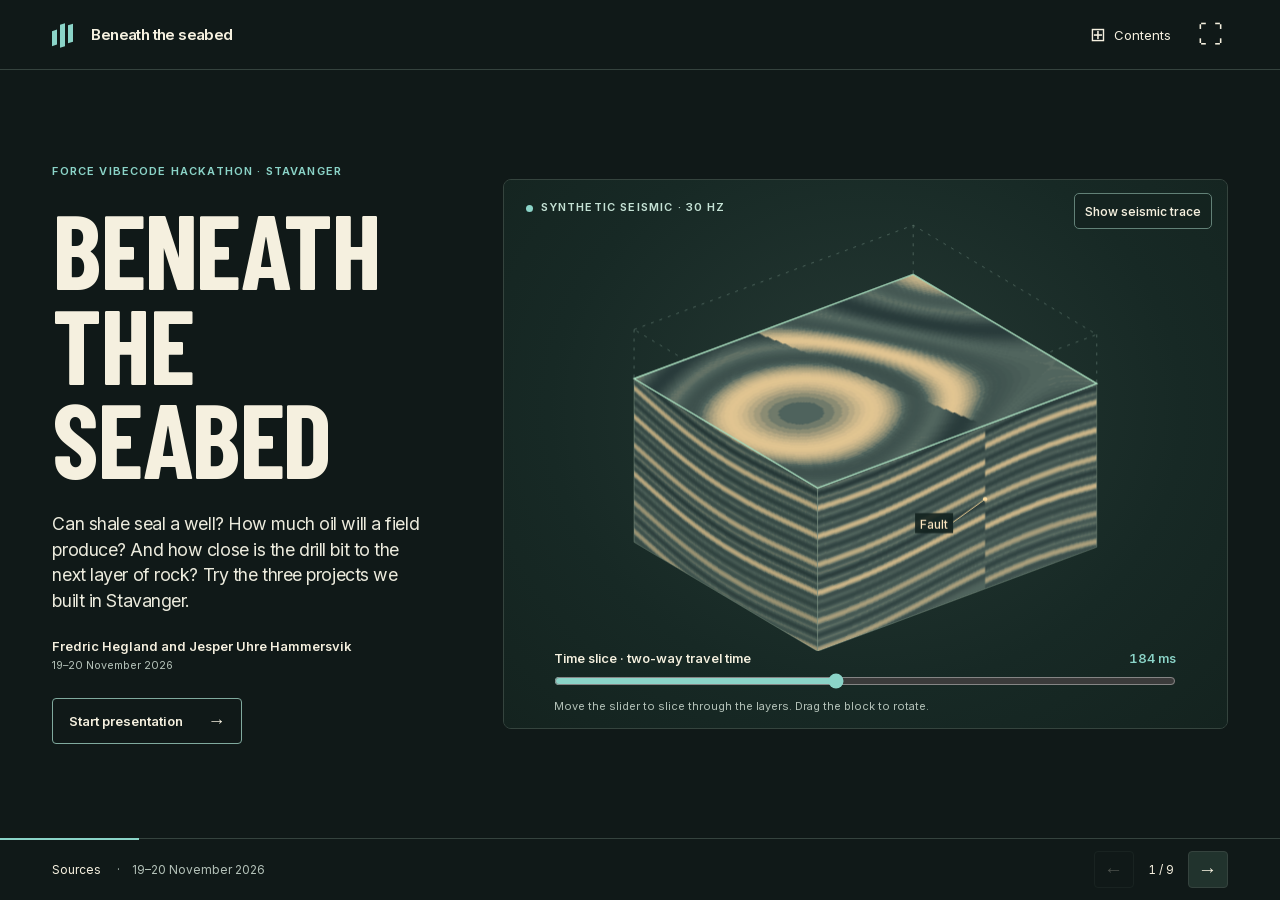
<file: index.html>
<!doctype html>
<html lang="en-GB"><head><meta charset="utf-8"><meta name="viewport" content="width=device-width,initial-scale=1,viewport-fit=cover"><meta name="theme-color" content="#101a19"><title>Beneath the seabed · FORCE VibeCode Hackathon</title><meta name="description" content="Explore a creeping shale sample, early oil reserve estimates and geosteering with Fredric Hegland and Jesper Uhre Hammersvik at the FORCE VibeCode Hackathon in Stavanger."><link rel="canonical" href="https://jeham3408.github.io/under-havbunnen/"><meta property="og:title" content="Beneath the seabed | FORCE VibeCode Hackathon"><meta property="og:description" content="What can we learn from a well? Try three interactive geoscience projects from Stavanger."><meta property="og:image" content="https://jeham3408.github.io/under-havbunnen/media/stavanger.jpg"><meta property="og:image:alt" content="Fredric and Jesper at the FORCE hackathon in Stavanger."><meta property="og:url" content="https://jeham3408.github.io/under-havbunnen/"><meta property="og:type" content="website"><link rel="icon" href="data:,"><link rel="stylesheet" href="deck.css?v=1b5a909166"></head>
<body><a href="#title" class="skip">Skip to the slide</a>
<header><button id="word" class="word" aria-label="Back to the first slide"><span class="mark" aria-hidden="true"><i></i><i></i><i></i></span> Beneath the seabed</button><div class="headtools"><button id="menu" aria-haspopup="dialog" aria-label="Open contents"><span class="gridico" aria-hidden="true">⊞</span> Contents</button><button id="fs" aria-label="Full screen" title="Full screen (F)">⛶</button></div></header>
<main id="main"><article><div><p id="kicker"></p><h1 id="title" tabindex="-1">Beneath the seabed</h1><p id="lead"></p><p id="detail"></p><a id="projectLink" target="_blank" rel="noopener" hidden></a><div id="signature"></div><button class="start" id="start">Start presentation <b aria-hidden="true">→</b></button></div></article>
<section class="stage" aria-label="Figure and controls">
<div id="hero"><div class="modeltag"><span class="pin"></span>Synthetic seismic · 30 Hz</div><button type="button" id="trace-toggle" aria-controls="trace-panel" aria-pressed="false">Show seismic trace</button><canvas id="rock" aria-label="Rotate the 3D seismic model. With the figure focused, use the arrow keys to rotate." tabindex="0"></canvas><div id="trace-panel" hidden><h2>One trace through the centre</h2><p>Each change in acoustic impedance reflects part of the pulse. The reflected pulses add together to form the trace.</p><svg id="centre-trace" role="img" aria-label="Reflection coefficients and calculated seismic amplitudes at the centre of the synthetic block"></svg><span id="trace-reading"></span></div><div id="slicePanel"><div class="sliderlabel"><label for="slice">Time slice · two-way travel time</label><output for="slice" id="sliceValue">184 ms</output></div><input type="range" id="slice" min="80" max="310" value="184" step="1"><p id="slice-help">Move the slider to slice through the layers. Drag the block to rotate.</p></div></div>
<div id="embedded" hidden></div><div id="loading" role="status" hidden>Loading model …</div><figure id="credits" hidden><img alt="Fredric and Jesper at their table in front of the seismic display in Stavanger." src="media/stavanger.jpg"><figcaption>Our table in Stavanger. Photo from <a href="https://www.linkedin.com/feed/update/urn:li:activity:7530928332482232320/" target="_blank" rel="noopener">FORCE’s post ↗</a></figcaption></figure>
</section></main>
<footer><div class="rail" id="rail" aria-hidden="true"></div><button class="textbutton" id="refs" aria-haspopup="dialog">Sources</button><span class="footerlabel" id="footerlabel"></span><nav aria-label="Slides"><button id="prev" aria-label="Previous slide">←</button><span id="number"></span><button id="next" aria-label="Next slide">→</button></nav></footer>
<dialog id="dialog"><div class="dialogtop"><h2 id="dialogtitle"></h2><button id="close" aria-label="Close">×</button></div><div id="dialogbody"></div></dialog><p class="sr" id="announcement" aria-live="polite"></p>
<script defer src="hero.js?v=b5ae75963d"></script><script defer src="deck.js?v=d0b76d6f78"></script></body></html>
</file>
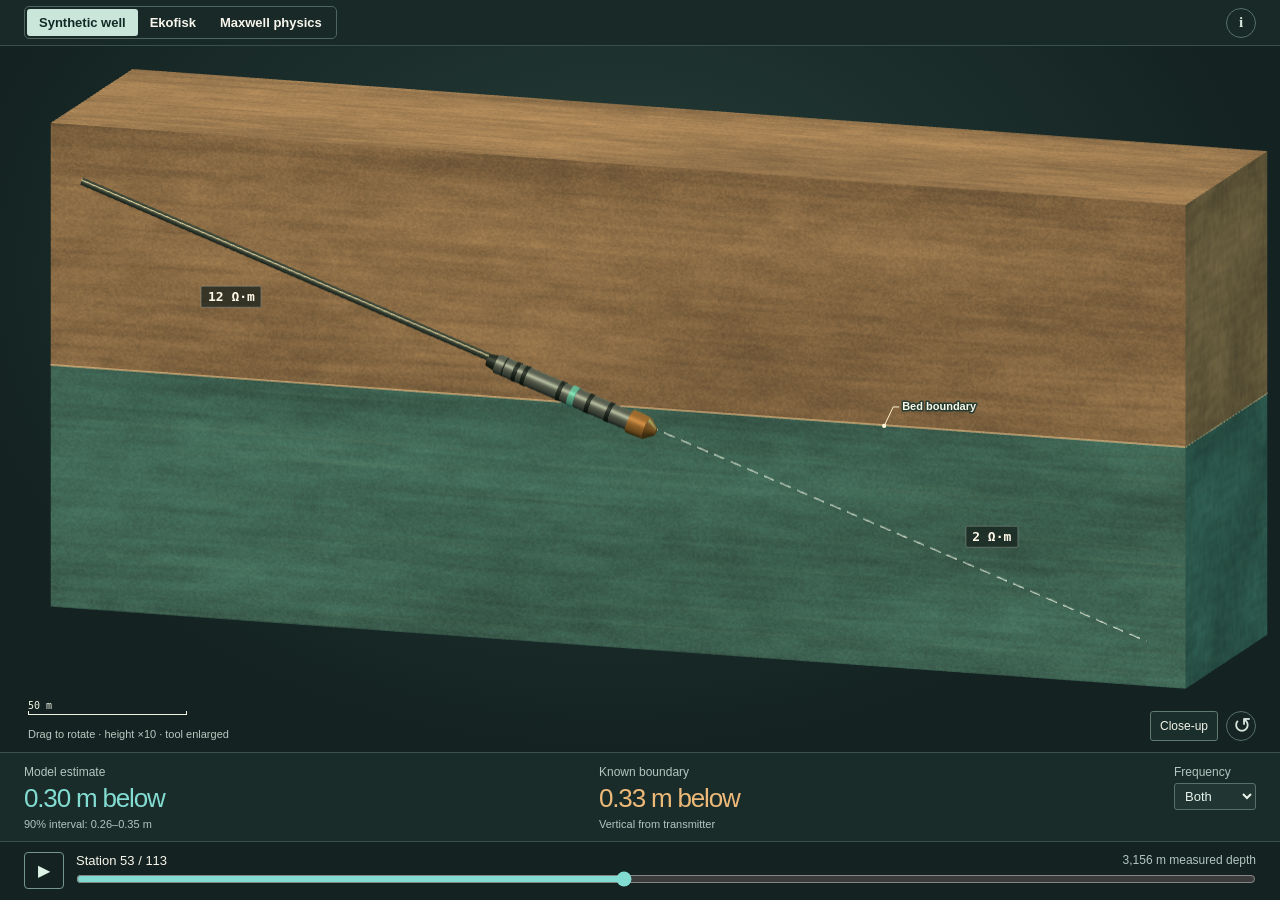
<file: boring/index.html>
<!doctype html>
<html lang="en-GB">
<head><meta charset="utf-8"><meta name="viewport" content="width=device-width,initial-scale=1"><meta name="color-scheme" content="dark"><title>Geosteering · Maxwell physics, synthetic well and Ekofisk</title><link rel="stylesheet" href="scene.css?v=207746112f">
<script defer src="data.js?v=b43dae0e91"></script><script defer src="engine.js?v=9ba4e9e0df"></script><script defer src="scene.js?v=ebd08b0731"></script><script defer src="maxwell.js?v=1de4cbe424"></script><script type="module" src="volume.js?v=75a1f5ec26"></script></head>
<body>
<main id="stage">
<header class="top">
  <div class="switch" role="group" aria-label="Data source"><button type="button" id="to-model" aria-pressed="true">Synthetic well</button><button type="button" id="to-field" aria-pressed="false">Ekofisk</button><button type="button" id="to-physics" aria-pressed="false">Maxwell physics</button></div>
  <button id="info" type="button" aria-label="About the method" title="About the method">i</button>
</header>
<section id="model" aria-label="Synthetic electromagnetic geosteering">
  <div class="volume" id="volume"><canvas id="bore-canvas" tabindex="0" role="img" aria-label="Rotatable cutaway showing the logging tool and two rock layers. Use the arrow keys to rotate the model."></canvas>
    <svg id="leaders" aria-hidden="true"><g id="leader-bed"><path/><circle r="2.1"/><text>Bed boundary</text></g><g id="leader-tx"><path/><circle r="2.1"/><text>Transmitter</text></g></svg>
    <span id="layer-upper" class="callout">12 Ω·m</span><span id="layer-lower" class="callout">2 Ω·m</span>
    <div class="ruler" aria-hidden="true"><span id="ruler-value">50 m</span><i id="ruler-line"></i></div>
    <div class="scale-note">Drag to rotate · height ×10 · tool enlarged</div>
    <button type="button" id="detail" aria-pressed="false">Close-up</button>
    <button type="button" class="reset" id="reset" aria-label="Reset the view" title="Reset the view">↺</button>
  </div>
  <div class="result-row" aria-label="Vertical distance from the transmitter to the bed boundary">
    <div><span>Model estimate</span><strong id="estimate">…</strong><small id="interval"></small></div>
    <div><span>Known boundary</span><strong id="truth">…</strong><small>Vertical from transmitter</small></div>
    <label class="frequency"><span>Frequency</span><select id="frequency" aria-label="Frequencies used in the inversion"><option value="both">Both</option><option value="400">400 kHz</option><option value="2000">2 MHz</option></select></label>
  </div>
  <div class="transport">
    <button id="play" type="button" aria-label="Advance along the well" title="Advance along the well">▶</button>
    <div class="rail"><label for="station"><b id="position">Station 53 / 113</b><span id="md"></span></label><input type="range" min="1" max="113" step="1" value="53" id="station" aria-label="Station along the well"></div>
  </div>
</section>
<section id="field" hidden aria-label="Blind test on well Z-26">
  <div class="field-heading"><div><span class="label">Z-26 · 18,274 ft measured depth</span><h2>What was the 32″ reading?</h2></div><span class="unit">2 MHz · phase</span></div>
  <div class="field-chart"><svg id="plot" role="img" aria-label="Apparent resistivity on the 16-, 32- and 48-inch channels"></svg></div>
  <div id="field-legend"><span><i class="dot"></i> Field reading</span><span><i class="diamond"></i> Physics model</span><span><i class="ring"></i> Neighbour estimate</span></div>
  <div class="field-controls"><div class="choice-title" id="prompt">Which estimate is closer to the field reading?</div>
   <div id="choices"><button type="button" data-pick="physics">Physics model <b>6.70</b></button><button type="button" data-pick="neighbour">Neighbour estimate <b>6.36</b></button></div>
   <div id="answer" hidden><p id="answer-text" role="status"></p><button type="button" id="again">Try again</button></div>
  </div>
</section>
<section id="physics" hidden aria-label="Maxwell electromagnetic tool response">
  <div class="em-mode" role="group" aria-label="Formation model"><button type="button" id="em-layered" aria-pressed="true">Two-bed solver</button><button type="button" id="em-uniform" aria-pressed="false">Uniform-rock signal</button></div>
  <div id="em-instrument"><svg id="em-figure" role="img" aria-label="Modelled tool response"></svg></div>
  <div class="em-outputs"><div><span>Receiver phase lag</span><strong id="em-phase-value">…</strong></div><div><span>Formation loss</span><strong id="em-loss-value">…</strong></div><div class="em-read-note" id="em-read-note"></div></div>
  <div class="em-controls"><label>Frequency<select id="em-frequency"><option value="400000">400 kHz</option><option value="2000000" selected>2 MHz</option></select></label><label>Receiver pair<select id="em-pair"><option value="0">Short</option><option value="1" selected>Long</option></select></label><label id="em-rockpair-label">Upper / lower<select id="em-rockpair" aria-label="Upper and lower resistivity in ohm metres"><option value="12,2">12 / 2 Ω·m</option><option value="2,12">2 / 12 Ω·m</option><option value="8,3">8 / 3 Ω·m</option><option value="16,1.5">16 / 1.5 Ω·m</option><option value="12,12">12 / 12 Ω·m</option></select></label><label id="em-rho-label" hidden>Resistivity<select id="em-rho"><option value="1.5">1.5 Ω·m</option><option value="2" selected>2 Ω·m</option><option value="6">6 Ω·m</option><option value="12">12 Ω·m</option><option value="30">30 Ω·m</option></select></label></div>
  <div id="em-depth-row" class="em-slider"><label for="em-distance">Move the boundary <strong id="em-distance-label"></strong></label><input id="em-distance" type="range" min="-80" max="80" step="1" value="3" aria-label="Signed vertical distance from transmitter to boundary"></div>
  <div id="em-time-row" class="em-slider em-time-row" hidden><button id="em-run" type="button" aria-label="Play one slowed wave cycle repeatedly">▶</button><div><label for="em-time">Scrub one cycle <strong id="em-time-label"></strong></label><input id="em-time" type="range" min="0" max="360" step="1" value="0" aria-label="Source phase in the slowed cycle"></div></div>
</section>
<dialog id="notes"><div class="notes-title"><h2>How it works</h2><button id="close" type="button" aria-label="Close">×</button></div><div id="method-copy"></div></dialog>
</main>
<script defer src="../bridge.js?v=dfca4fa114"></script></body></html>
</file>
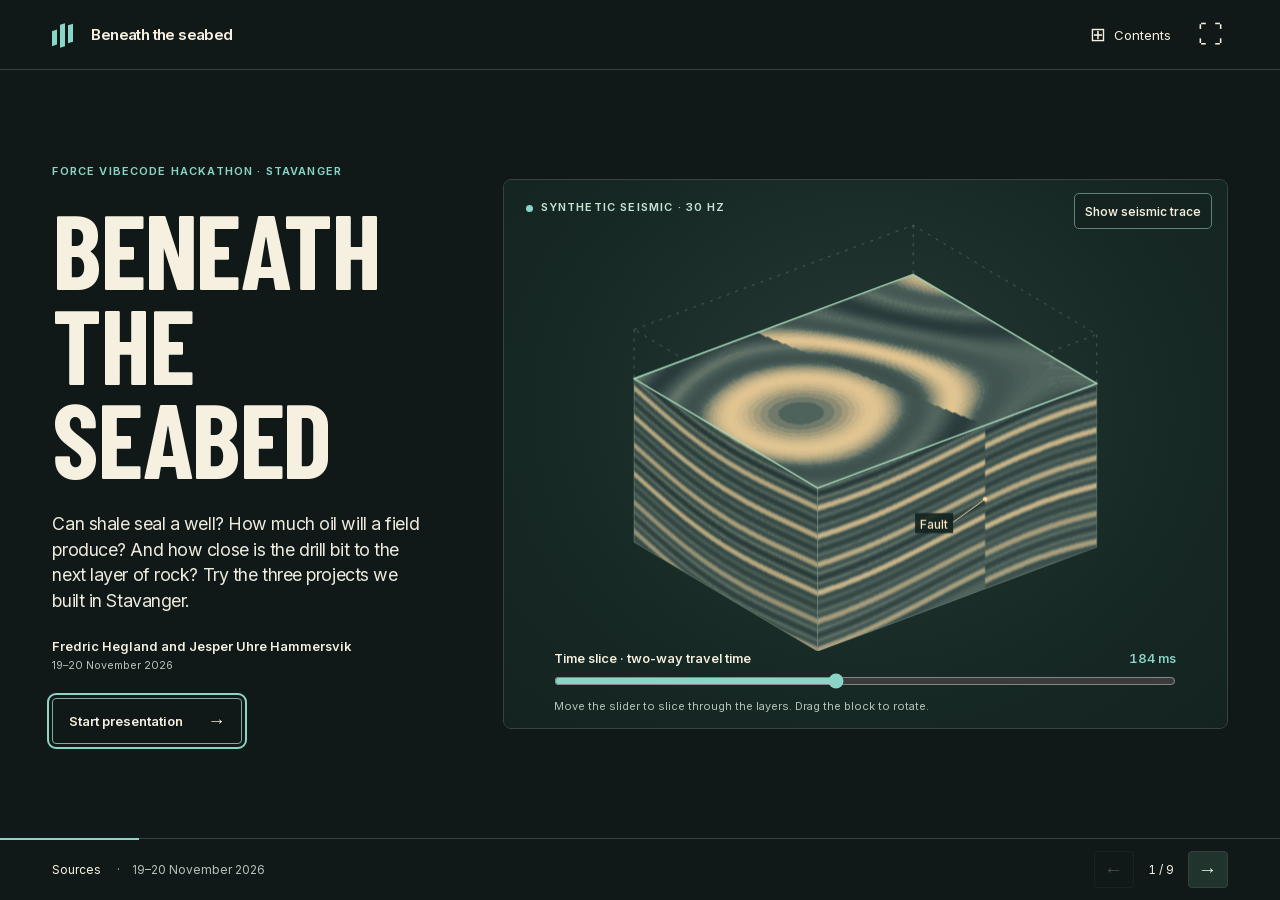
<file: foredrag/index.html>
<!doctype html><html lang="en-GB"><meta charset="utf-8"><meta name="viewport" content="width=device-width,initial-scale=1"><title>Beneath the seabed</title><a href="../">Open the presentation</a><script>const chapters=['leire','fram','fram','fram','reserveanslag','reserveanslag','tartan','tartan','geostyring','ekofisk','ekofisk','ekofisk'];const n=Number(location.hash.slice(1));location.replace('../#'+(chapters[n-1]||'start'));</script></html>
</file>
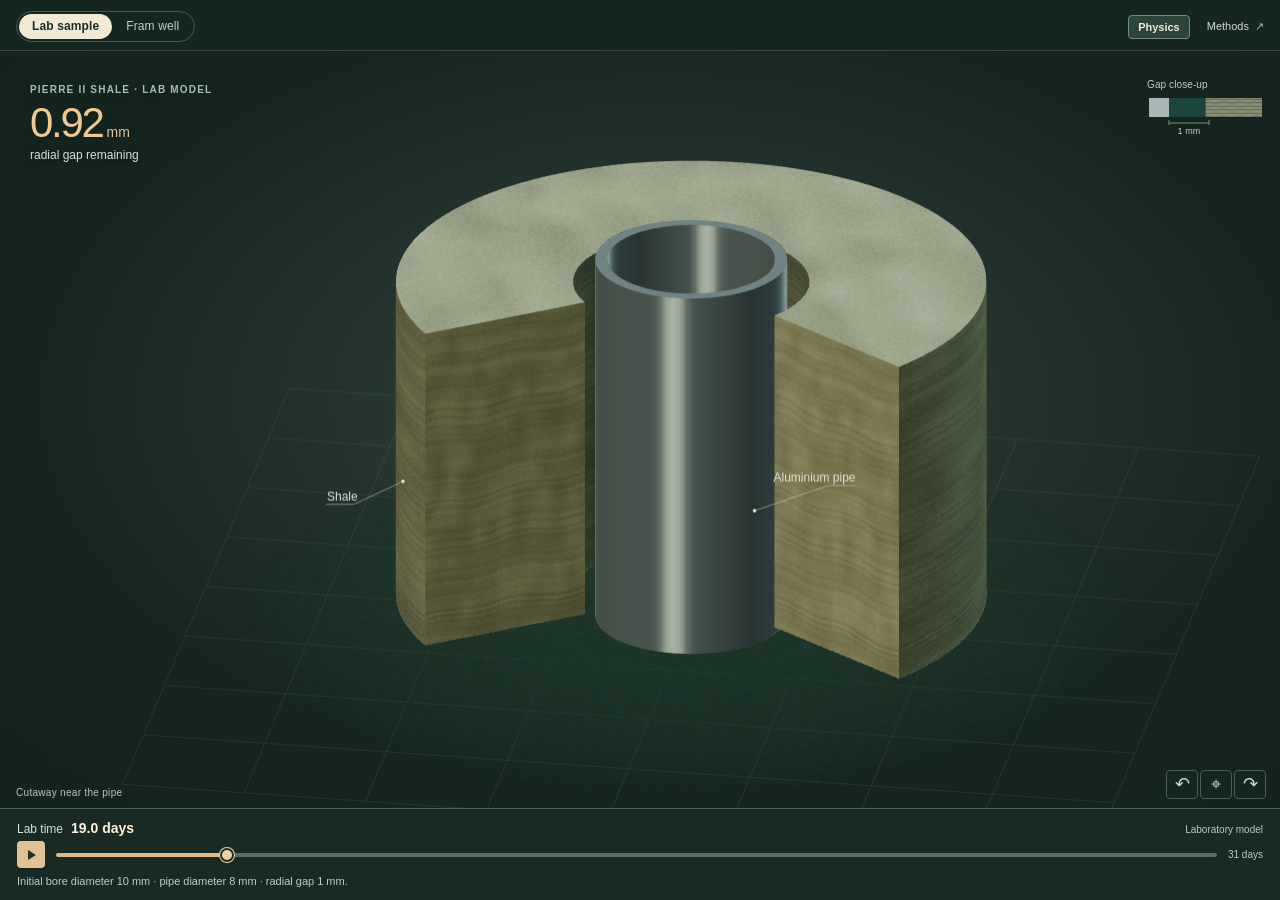
<file: leire/index.html>
<!doctype html>
<html lang="en-GB"><head><meta charset="utf-8"><meta name="viewport" content="width=device-width,initial-scale=1,viewport-fit=cover"><meta name="color-scheme" content="dark"><title>Nature’s Plug · Lab sample and Fram well</title><link rel="stylesheet" href="leire.css?v=ad620e593d"><script src="data.js?v=4a986310a6" defer></script><script src="vis.js?v=74800c9d4e" defer></script></head>
<body><main class="module" aria-label="Nature’s Plug. Explore the lab sample and the Fram well.">
<header class="tools"><div class="tabs" role="group" aria-label="Select a view"><button type="button" id="tab-lab" aria-pressed="true">Lab sample</button><button type="button" id="tab-field" aria-pressed="false">Fram well</button></div><div class="extra-tools"><button type="button" id="physics-open" aria-haspopup="dialog" aria-controls="phys-panel">Physics</button><button type="button" class="info" aria-expanded="false" aria-controls="notes" title="About the data and methods">Methods <span aria-hidden="true">↗</span></button></div></header>
<aside id="notes" role="dialog" aria-modal="false" hidden tabindex="-1" aria-labelledby="note-title"><div class="note-head"><strong id="note-title"></strong><button type="button" id="close-notes" aria-label="Close the methods">×</button></div><p id="note-copy"></p>
 <section id="hold-study" aria-labelledby="hold-title"><h3 id="hold-title">After the shale touches the pipe</h3><p>Fluid still flowed after contact. When the researchers held the pressure constant, permeability gradually fell. At the same pressure difference, a lower value means less fluid gets through.</p>
 <div class="hold-readout"><label for="hold-time">Time at constant pressure</label><output id="hold-day" for="hold-time">0.0 days</output></div>
 <input type="range" id="hold-time" min="0" max="50" step=".1" value="0" aria-describedby="hold-result">
 <div id="hold-result"><span>Permeability from the fitted curve</span> <output id="hold-k" for="hold-time">518.0 µD</output></div>
 <svg id="hold-chart" role="img" aria-label="Fitted permeability over 50 days at constant pressure" viewBox="0 0 300 47" preserveAspectRatio="none"><path d="M2 2v36h296" fill="none" stroke="#aeb8a8" stroke-width="1"/><path id="hold-line" fill="none" stroke="#32674f" stroke-width="2"/><circle id="hold-dot" cx="2" cy="3" r="3" fill="#8b4d20" stroke="#eeeadd" stroke-width="1"/><g fill="#435347" font-family="Arial,sans-serif" font-size="8"><text x="2" y="46">0 days</text><text x="298" y="46" text-anchor="end">50 days</text></g></svg>
 <p class="hold-foot">Liu et al., equation 18. Day zero is the start of the pressure hold.</p></section>
 <a target="_blank" rel="noopener noreferrer" id="source"></a></aside>
<section class="stage" id="stage" aria-label="Interactive view">
 <div id="lab" class="viewport"><canvas id="core" tabindex="0" aria-label="Cutaway of shale around a pipe. Drag or use the arrow keys to rotate."></canvas><div class="lab-meta"><span class="eyebrow">PIERRE II SHALE · LAB MODEL</span><div class="stat"><b id="gap">0.92</b><span> mm</span></div><small>radial gap remaining</small></div><div class="inset" aria-hidden="true"><span>Gap close-up</span><svg viewBox="0 0 115 45" width="115" height="45"><defs><pattern id="grit" width="17" height="7" patternUnits="userSpaceOnUse"><rect width="17" height="7" fill="#888d72"/><path d="M0 2L9 2.6 17 2M0 6L7 5.4 17 6" fill="none" stroke="#535f50" stroke-width=".8"/></pattern></defs><rect x="2" y="8" width="20" height="19" fill="#a6b7b5"/><rect x="22" y="8" width="40" height="19" fill="#1c453e"/><rect id="moving-clay" x="59" y="8" width="94" height="19" fill="url(#grit)"/><path d="M22 30v5m0-2h40m0-3v5" fill="none" stroke="#91a799" stroke-width=".8"/><text x="42" y="44" text-anchor="middle" fill="#c5d4c9" font-size="9" font-family="Arial,sans-serif">1 mm</text></svg></div><div id="lab-caption" class="model-tag">Cutaway near the pipe</div><div class="rotations" role="group" aria-label="Camera angle"><button type="button" id="left" aria-label="Rotate left" title="Rotate left">↶</button><button type="button" id="resetcam" aria-label="Reset view" title="Reset view">⌖</button><button type="button" id="right" aria-label="Rotate right" title="Rotate right">↷</button></div></div>
 <div id="field" class="viewport" hidden><div class="field-head"><div><span class="eyebrow">WELL 35/11-7 · FRAM</span><h2>Three measured well logs</h2></div><span class="unit">Measured depth (m)</span></div><canvas id="traces" aria-label="Gamma ray, deep resistivity and sonic slowness along the well. The highlighted interval extends from 1,120 to 1,270 metres."></canvas><div class="field-foot"><i aria-hidden="true"></i><span>Atlas flagged 1,120–1,270 m</span><button id="toggle-limits" type="button" aria-pressed="false" aria-label="Show or hide the atlas cut-offs for the logs">Show cut-offs</button></div></div>
</section>
<footer class="panel">
 <div class="readouts"><span id="axis-label">Lab time</span><output id="position" for="sweep">19.0 days</output><span id="summary">Laboratory model</span></div>
 <div class="runner"><button type="button" id="run" aria-label="Play the lab simulation" title="Play"><span class="play-icon"></span></button><label for="sweep" class="sr">Time in the laboratory model</label><input id="sweep" type="range" min="17" max="31" step=".1" value="19"><span class="limit" id="end-label">31 days</span></div>
 <p class="caption" id="caption">The shale moves towards the aluminium pipe. Bore diameter 10 mm, pipe diameter 8 mm.</p>
</footer>
<dialog id="phys-panel" aria-labelledby="phys-heading">
 <header class="phys-head"><div><span id="phys-kicker"></span><h2 id="phys-heading"></h2></div><button type="button" id="phys-close" aria-label="Close physics view">Close ×</button></header>
 <div class="phys-body">
   <section id="phys-lab">
     <p class="phys-intro">The shale has touched the pipe. How much flow can still pass as the pressure is held constant?</p>
     <div class="phys-legend"><span><i class="measure"></i>Lab readings</span><span><i class="fit"></i>Fitted permeability</span></div>
     <svg id="lab-graph" role="img" aria-label="Annular permeability in microdarcies against time at constant pressure, with 24 approximate laboratory measurements and the authors’ fitted curve"></svg>
     <div id="hold-slot"></div>
     <div class="phys-results"><div><span id="point-label">Nearest lab reading</span><strong id="point-read"></strong></div><div><span>Flow relative to day zero</span><strong id="flux-ratio"></strong></div></div>
     <p class="phys-explain" id="flux-copy"></p>
     <details><summary>Equation, measurements and limits</summary><p>The 24 points are approximate readings digitised from figure 10b. The line is the authors’ fit to this experiment. Day zero is the start of the pressure hold.</p><p class="equation">k(t) = 38 + 480 / (1 + t / 20.4)</p><p>Here <em>t</em> is in days and <em>k</em> in µD. For the same fluid viscosity and pressure gradient, Darcy’s law gives <em>q(t) / q(0) = k(t) / k(0)</em>. The chart gives a relative flux under those assumptions. A well leak rate needs its flow path, pressure gradient and fluid properties.</p><a href="https://doi.org/10.1007/s00603-025-04973-z" target="_blank" rel="noopener noreferrer">Liu et al., figure 10b and equation 18 ↗</a></details>
   </section>
   <section id="phys-field" hidden>
     <p class="phys-intro">Move along the archived well. The atlas compares pressure from the reservoir with a formation limit estimated from leak-off tests.</p>
     <div class="phys-legend"><span><i class="fit"></i>Reservoir demand</span><span><i class="limit-line"></i>Leak-off proxy</span></div>
     <svg id="field-graph" role="img" aria-label="Pressure in megapascals from the reservoir compared with a formation leak-off pressure proxy over the depth interval"></svg>
     <div class="depth-control"><label for="phys-depth">Depth below rig datum</label><output for="phys-depth" id="depth-val"></output></div>
     <input type="range" id="phys-depth" min="0" max="299" step="1" value="165">
     <div class="phys-results field-results"><div><span>Demand</span><strong id="required"></strong></div><div><span>Proxy</span><strong id="capacity"></strong></div><div><span>Margin</span><strong id="margin"></strong></div></div>
     <p class="phys-explain" id="margin-copy"></p>
     <details><summary>Pressure calculation and limits</summary><p>This vertical interval uses true vertical depth below the rig datum. The atlas estimates reservoir pressure at 1,795.9 m from an equivalent density of 1.179 g/cm³, after subtracting 0.050 from the recorded mud weight of 1.229 g/cm³. The assumed gas density is 0.200 g/cm³.</p><p class="equation">P<sub>required</sub> = ρ<sub>reservoir-equivalent</sub> g z<sub>reservoir</sub> − ρ<sub>gas</sub> g (z<sub>reservoir</sub> − z)</p><p class="equation">P<sub>proxy</sub> = ρ<sub>test-equivalent</sub> g z</p><p>Both tests at 954 and 1,774 m gave an equivalent density of 1.770 g/cm³. Using kg/m³, metres and g = 9.80665 m/s² gives pressure in pascals. A positive margin meets this pressure criterion alone. Pipe contact and hydraulic sealing require separate well evidence.</p><a href="https://github.com/jeham3408/natures-plug#how-the-screen-works" target="_blank" rel="noopener noreferrer">Atlas screening method ↗</a></details>
   </section>
 </div>
</dialog>
</main><script defer src="physics.js?v=62167e4d9b"></script><script defer src="../bridge.js?v=dfca4fa114"></script></body></html>
</file>
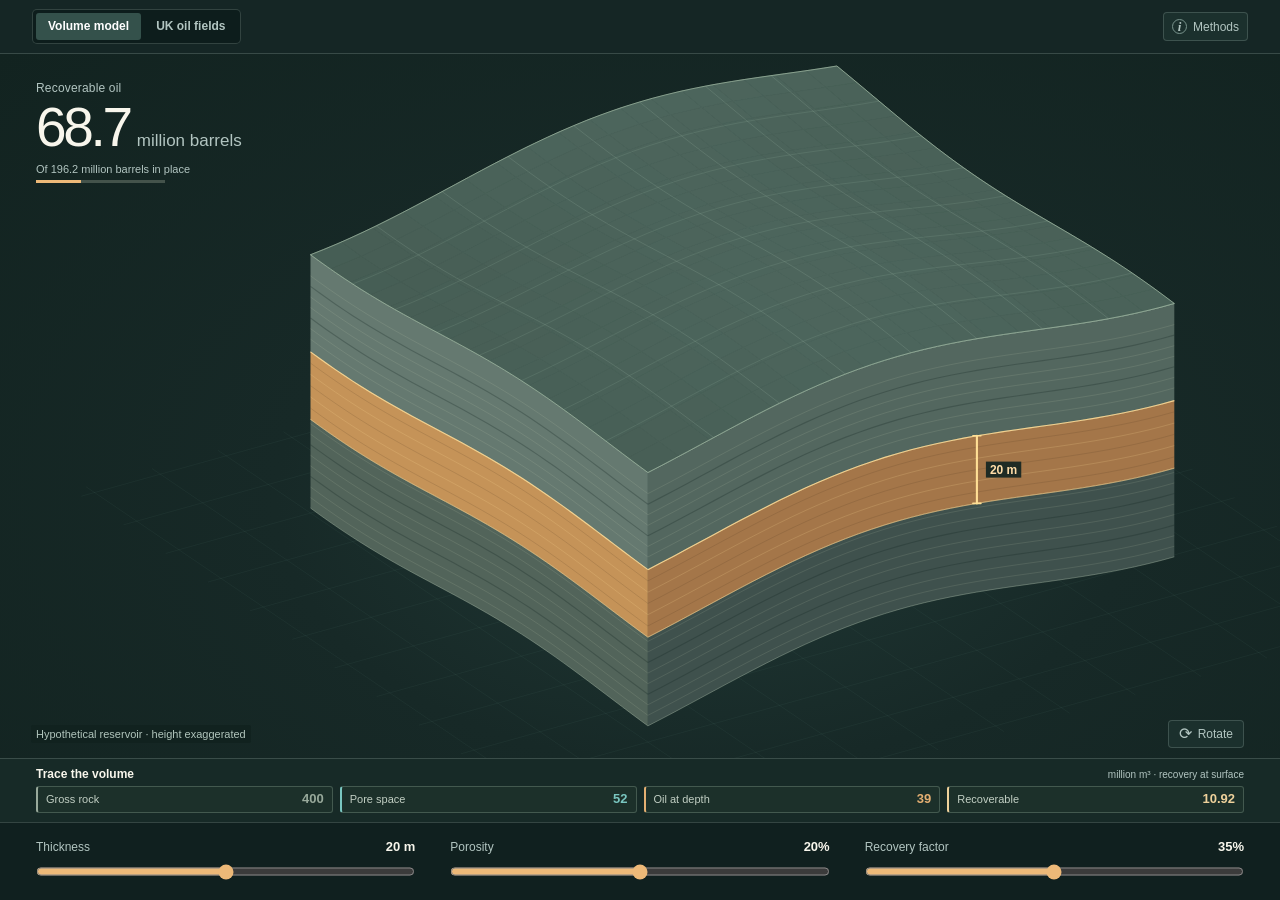
<file: reservar/index.html>
<!doctype html>
<html lang="en-GB">
<head>
<meta charset="utf-8">
<meta name="viewport" content="width=device-width,initial-scale=1">
<title>Reserve Growth · reservoir volume and field history</title>
<link rel="stylesheet" href="scene.css?v=5cd0a67a04">
<script defer src="feltdata.js?v=4afde22c53"></script>
<script defer src="reservar.js?v=d1f717ad61"></script>
</head>
<body>
<main>
<header class="modebar">
 <div class="tabs" role="tablist" aria-label="Choose a reserve experiment">
  <button id="model-tab" type="button" role="tab" aria-selected="true" aria-controls="model">Volume model</button>
  <button id="field-tab" type="button" role="tab" aria-selected="false" aria-controls="field">UK oil fields</button>
 </div>
 <button class="source-button" id="open-method" type="button" aria-haspopup="dialog" aria-label="Open methods and sources" title="Methods and sources"><span aria-hidden="true">i</span><span class="method-title">Methods</span></button>
</header>
<section id="model" role="tabpanel" aria-labelledby="model-tab">
 <div id="model-stage" class="stage">
  <canvas id="block" tabindex="0" role="img" aria-label="Rotatable model of a hypothetical reservoir. The yellow layer shows its thickness. Use the arrow keys to rotate the block."></canvas>
  <div class="hud model-hud"><div class="caption">Recoverable oil</div><div class="reading"><b id="volume">68.7</b><span>million barrels</span></div><div class="oil-stock"><span id="in-place">Of 196.2 million barrels in place</span><i><em id="share-fill"></em></i></div></div>
  <div class="stage-note" id="geometry-note">Hypothetical reservoir · height exaggerated</div>
  <button id="rotate" class="tool" type="button" title="Rotate the model" aria-label="Rotate the model 30 degrees"><span aria-hidden="true">⟳</span> Rotate</button>
 </div>
 <div id="volume-trace" class="stage trace-stage" hidden>
  <div class="trace-title"><div><h2>From rock to stock tank</h2><p>Choose a step to see its calculation.</p></div><button id="back-to-block" type="button" class="trace-back">3D block ↗</button></div>
  <div class="trace-chart" role="group" aria-label="Volume calculation steps">
   <div class="trace-basis"><span>At reservoir conditions</span><span>million m³</span></div>
   <div id="reservoir-rows"></div>
   <div class="trace-basis surface"><span>At stock-tank conditions</span><span>million standard m³</span></div>
   <div id="surface-rows"></div>
  </div>
  <div class="trace-detail" aria-live="polite" aria-atomic="true"><strong id="trace-equation"></strong><p id="trace-explanation"></p></div>
 </div>
 <div class="trace-launch" id="trace-launch"><div class="trace-launch-heading"><strong>Trace the volume</strong><span>million m³ · recovery at surface</span></div><div class="trace-links" role="group" aria-label="Open the volume calculation"></div></div>
 <div class="controls" aria-label="Adjust the reservoir assumptions">
  <label class="slider" title="Gross thickness of the reservoir layer"><span>Thickness <output id="thick-out" for="thickness">20 m</output></span><input id="thickness" type="range" min="15" max="25" value="20" step="0.5"></label>
  <label class="slider" title="The fraction of the rock volume occupied by pores"><span>Porosity <output id="poro-out" for="porosity">20%</output></span><input id="porosity" type="range" min="16" max="24" value="20" step="0.5"></label>
  <label class="slider" title="The fraction of the oil in place that can be recovered"><span>Recovery factor <output id="recovery-out" for="recovery">35%</output></span><input id="recovery" type="range" min="25" max="45" value="35" step="1"></label>
 </div>
</section>
<section id="field" role="tabpanel" aria-labelledby="field-tab" hidden>
 <div class="stage field-stage">
  <div class="field-head">
   <label class="field-picker"><span class="caption">Oil field</span><select id="field-name" aria-label="Choose one of 35 UK oil fields"><option>Tartan</option></select></label>
   <div class="field-value"><span class="caption" id="produced-caption">Produced by end of 2020</span><div class="reading"><b id="produced">116.4</b><span id="field-unit">million barrels</span></div></div>
  </div>
  <svg id="curve" role="img" aria-label="Cumulative oil production compared with the early estimate"></svg>
  <div class="chart-legend"><span><i class="dash"></i>Early estimate <b id="estimate">202</b></span><span><i class="line"></i>Oil produced</span><button id="try-estimate" type="button" class="guess-button" aria-haspopup="dialog" title="Try your own estimate"><i aria-hidden="true"></i><span id="guess-key">Your estimate</span></button></div>
 </div>
 <div class="archive-controls">
  <button class="play" id="play" type="button" aria-label="Play production from the first year" title="Play production from the first year"><span aria-hidden="true">▶</span></button>
  <label class="slider year"><span>Production year <output id="year-out" for="year">2020</output></span><input type="range" id="year" aria-label="Production year"></label>
  <div class="difference"><b id="delta">−42.4%</b><span id="delta-note">vs early estimate</span></div>
 </div>
</section>
<dialog id="guess" aria-labelledby="guess-title">
 <div class="dialog-title"><strong id="guess-title">How much oil would you expect?</strong><button id="close-guess" type="button" class="source-button" aria-label="Close your estimate">✕</button></div>
 <p id="guess-prompt"></p>
 <label class="slider guess-slider"><span>Your estimate <output id="guess-out" for="guess-slider"></output></span><input id="guess-slider" type="range" min="25" max="200" step="1" value="100"></label>
 <div class="guess-actions"><button type="button" class="source-button" id="reset-guess" hidden>Clear your estimate</button><button type="button" id="apply-guess">See the result</button></div>
</dialog>
<dialog id="method" aria-label="Methods and sources">
 <div class="dialog-title"><strong>Methods and sources</strong><button type="button" id="close-method" class="source-button" aria-label="Close methods and sources">✕</button></div>
 <div id="model-method">
  <p>Our hackathon project followed changes in published Norwegian field estimates and checked early UK estimates against production. This separate, hypothetical example lets you see how an assumption changes a volumetric estimate.</p>
  <div class="formula">Recoverable stock-tank oil = area × gross thickness × net-to-gross ratio × porosity × oil saturation ÷ oil formation volume factor × recovery factor.</div>
  <p>The fixed assumptions are a 20 km² mapped area, 65% net reservoir rock, 75% initial oil saturation and a formation volume factor of 1.25 reservoir m³ per standard m³. One standard cubic metre of oil is 6.2898 barrels. The coloured layer has exaggerated height.</p>
  <p>The calculation uses one average value per property across the field. Recovery is an assumption. Estimating it for a real field requires information about fluid flow, wells and production history. Each slider setting gives one illustrative result. The bars share a linear scale from zero to 500 million m³, with the reference conditions labelled above each group.</p>
  <p class="source-links"><a href="https://pubs.usgs.gov/sir/2019/5115/sir20195115.pdf" target="_blank" rel="noopener">USGS, volumetric oil-in-place equation (Appendix 3)</a><a href="https://courses.ems.psu.edu/png520/print/m18_p7.html" target="_blank" rel="noopener">Penn State, reservoir and stock-tank volume</a><a href="https://github.com/jeham3408/reserve-growth#what-we-found" target="_blank" rel="noopener">Reserve Growth, hackathon analysis and data</a></p>
 </div>
 <div id="field-method" hidden>
  <p>The hackathon analysis followed published Norwegian field estimates over time and used UK fields as a cross-check. Here the curve adds up reported oil production through the selected year, using data from the UK North Sea Transition Authority. The dashed line is an early estimate of how much oil the field could produce over its lifetime.</p>
  <p id="field-source"></p>
  <p>The sample covers 35 UK oil fields that have stopped producing and have both an early estimate and production records covering their operating lives. Watkins supplied 26 estimates and the DTI Brown Book supplied nine. Each field retains the units of its original estimate. The 2026 records run through August.</p>
  <p class="source-links"><a id="watkins-link" href="https://ceepr.mit.edu/wp-content/uploads/2023/02/2000-008.pdf#page=93" target="_blank" rel="noopener">Watkins (2000), Table D-1</a><a href="https://services-eu1.arcgis.com/OZMfUznmLTnWccBc/arcgis/rest/services/UKCS_hydrocarbon_field_production_reports_PPRS_points_(WGS84)/FeatureServer/0" target="_blank" rel="noopener">North Sea Transition Authority, PPRS</a><a id="brownbook-link" href="https://web.archive.org/web/20030430104345/http://www.dbd-data.co.uk/bb1998/index.htm" target="_blank" rel="noopener">DTI Brown Book, archive</a></p>
 </div>
</dialog>
</main>
<script defer src="../bridge.js?v=dfca4fa114"></script></body>
</html>
</file>
<file: deck.css>
@font-face{font-family:Barlow;src:url('fonts/barlow.woff2') format('woff2');font-weight:700;font-display:swap}
@font-face{font-family:Inter;src:url('fonts/inter.woff2') format('woff2');font-weight:100 900;font-display:swap}
:root{color-scheme:dark;--ground:#101918;--ink:#f5f0df;--dim:#b3c1b8;--mint:#8bd4c8;--line:#35433e;--gold:#e3b780;--pad:clamp(20px,4.1vw,76px);font-family:Inter,Arial,sans-serif;background:var(--ground);color:var(--ink)}
*{box-sizing:border-box}html,body{margin:0;min-height:100%;}body{min-height:100svh;display:flex;flex-direction:column}button,a,input{-webkit-tap-highlight-color:transparent}button{font:inherit;color:inherit;cursor:pointer;border:0;background:none}button:hover,a:hover{color:#a7e7da}button:focus-visible,a:focus-visible,input:focus-visible,canvas:focus-visible{outline:2px solid var(--mint);outline-offset:3px}button:disabled{opacity:.25;cursor:default}a{color:var(--mint);text-underline-offset:3px}body>header{height:70px;flex:none;display:flex;align-items:center;justify-content:space-between;padding:0 var(--pad);border-bottom:1px solid var(--line)}.word{display:flex;align-items:center;gap:12px;font-size:15px;font-weight:630;padding:10px 0;letter-spacing:-.04em}.mark{width:27px;height:23px;display:flex;gap:3px;align-items:center;transform:skewY(-17deg)}.mark i{width:5px;background:var(--mint);height:15px}.mark i:nth-child(2){height:23px}.mark i:nth-child(3){height:18px}.headtools{display:flex;align-items:center;gap:17px}.headtools button{font-size:13px;min-height:42px;padding:3px 5px}.gridico{font-size:19px;vertical-align:-1px;margin-right:4px}#fs{font-family:Arial,sans-serif;font-size:25px}.sr,.skip:not(:focus){position:absolute;width:1px;height:1px;margin:-1px;clip-path:inset(50%);overflow:hidden}.skip:focus{position:absolute;z-index:5;background:var(--ground);padding:12px}
main{width:100%;margin:auto;display:grid;grid-template-columns:minmax(260px,0.77fr) minmax(0,1.37fr);align-items:center;gap:clamp(22px,3.35vw,66px);padding:clamp(20px,3.1vh,42px) var(--pad);flex:1 0 auto;max-width:2050px}article{align-self:stretch;display:flex;align-items:center}article>div{width:100%}#kicker,.modeltag,.over{color:var(--mint);font-size:11px;line-height:1.45;font-weight:630;letter-spacing:.105em;text-transform:uppercase}#kicker{margin:0 0 clamp(14px,2.4vh,25px)}h1,.dialogtop h2{font:700 clamp(59px,6.35vw,133px)/.93 Barlow,'Arial Narrow',sans-serif;text-transform:uppercase;letter-spacing:-.023em;margin:0;text-wrap:balance}h1 span{display:block}h1:focus{outline:0}.cover h1{font-size:clamp(77px,8.2vw,154px);line-height:.90}#lead{font-size:clamp(17px,1.39vw,26px);line-height:1.45;max-width:34ch;margin:clamp(18px,2.9vh,32px) 0 0;color:#ecebdd;letter-spacing:-.025em}#detail{color:var(--dim);font-size:clamp(13px,1.02vw,17px);line-height:1.6;max-width:44ch;margin:15px 0 0}#signature{font-size:13px;font-weight:580;line-height:1.65;margin:22px 0 0}#signature small{display:block;color:var(--dim);font-weight:400}#signature:empty,#detail:empty{display:none}.start{display:inline-flex;align-items:center;gap:24px;border:1px solid #80aa9e;border-radius:4px;padding:11px 16px;font-size:13px;font-weight:600;margin-top:23px}.start b{font-size:18px}.stage{border:1px solid #35443e;border-radius:8px;position:relative;background:#142322;aspect-ratio:1.32;max-height:calc(100svh - 165px);min-height:435px;overflow:hidden;isolation:isolate}#hero,#embedded,#credits{position:absolute;inset:0;margin:0}#hero{background:radial-gradient(ellipse at 50% 42%,#263934 0%,#172925 62%,#14231f 100%)}.modeltag{position:absolute;left:22px;top:20px;z-index:1;display:flex;align-items:center;gap:8px;color:#c5e2d5}.pin{width:7px;height:7px;background:var(--mint);border-radius:50%}#rock{width:100%;height:calc(100% - 77px);display:block;touch-action:none;cursor:grab}#rock:active{cursor:grabbing}#slicePanel{position:absolute;bottom:14px;left:7%;right:7%;padding:0 0 1px}#slicePanel p{font-size:11px;color:var(--dim);margin:6px 0 0}.sliderlabel{display:flex;justify-content:space-between;align-items:center;font-size:13px;font-weight:560}.sliderlabel output{font-variant-numeric:tabular-nums;color:var(--mint)}input[type=range]{width:100%;accent-color:var(--mint);margin:7px 0 0}iframe{border:0;display:block;width:100%;height:100%;background:#142322}#credits img{width:100%;height:100%;object-fit:cover;object-position:46% 43%;display:block}#credits figcaption{position:absolute;left:0;right:0;bottom:0;padding:45px 20px 13px;background:linear-gradient(transparent,#09120eeb);font-size:12px;color:#fff}#credits a{color:#dbf5e9}
footer{height:62px;flex:none;border-top:1px solid var(--line);display:flex;align-items:center;justify-content:space-between;padding:0 var(--pad);position:relative;gap:16px}.rail{display:flex;gap:4px;position:absolute;top:-1px;left:0;right:0;height:2px;pointer-events:none}.rail i{flex:1;background:transparent}.rail i.seen{background:#79a69a}.rail i.current{background:var(--mint)}.textbutton,.footerlabel,footer nav span{font-size:12px}.textbutton{padding:10px 0}.footerlabel{color:var(--dim);margin-right:auto}.footerlabel:before{content:'·';margin:0 12px 0 0}footer nav{display:flex;align-items:center;gap:14px;font-variant-numeric:tabular-nums}footer nav button,.dialogtop button{width:40px;height:37px;border:1px solid var(--line);border-radius:4px;font-size:19px}footer nav button:last-child{background:#21332d}.dialogtop{display:flex;justify-content:space-between;align-items:center;gap:20px;margin-bottom:18px}.dialogtop h2{font-size:44px}dialog{background:#192824;border:1px solid #55665d;border-radius:8px;color:var(--ink);padding:24px;width:min(525px,91vw);max-height:83svh}dialog::backdrop{background:#05100edb}#dialogbody .toc{display:flex;align-items:baseline;width:100%;text-align:left;gap:14px;padding:10px 0;border-bottom:1px solid var(--line);font-size:15px}#dialogbody .toc small{color:var(--mint);font-variant-numeric:tabular-nums}#dialogbody h3{font-size:17px;margin:20px 0 6px}#dialogbody p,#dialogbody li{font-size:14px;line-height:1.55;color:#c5cec7}#dialogbody ul{padding-left:19px}[hidden]{display:none!important}
@media(min-width:1000px) and (max-height:740px){main{padding-top:17px;padding-bottom:17px}.stage{max-height:calc(100svh - 142px)}body>header{height:56px}footer{height:50px}#lead{margin-top:15px}#kicker{margin-bottom:12px}#detail{margin-top:11px}.start,#signature{margin-top:16px}}
@media(max-width:850px){:root{--pad:clamp(14px,3.4vw,25px)}body>header{height:50px}main{grid-template-columns:1fr;gap:17px;padding-top:20px;padding-bottom:18px;align-content:start}article{display:block}h1,.cover h1{font-size:clamp(43px,8.3vw,64px);line-height:.96}h1 span{display:inline}h1 span+span:before{content:' '}#kicker{font-size:10px;margin:0 0 7px}#lead{font-size:16px;line-height:1.4;margin:8px 0 0;max-width:65ch}#detail{font-size:13px;line-height:1.45;margin:5px 0 0;max-width:70ch}#signature{font-size:12px;margin:8px 0 0}#signature small{display:inline;margin-left:8px}.start{padding:6px 10px;font-size:12px;margin-top:9px;min-height:33px}.stage{min-height:465px;max-height:none;aspect-ratio:auto;height:min(72vw,590px);width:100%}.cover .stage{min-height:355px;height:min(78vw,530px)}.closing .stage{min-height:280px;height:min(73vw,500px)}footer{position:sticky;bottom:0;background:#101918fa;height:51px;z-index:3}footer nav{gap:10px}#fs{font-size:22px}.headtools{gap:12px}}
@media(max-width:410px){#signature small{display:block;margin:0}.footerlabel{display:none}.stage{min-height:465px}main{gap:13px;padding-top:16px}.word{font-size:14px}.modeltag{left:14px;top:14px}.cover .stage{min-height:330px}}
@media(prefers-reduced-motion:no-preference){article.changed{animation:intro .24s ease-out}@keyframes intro{from{opacity:.6;transform:translateY(4px)}to{opacity:1;transform:none}}}
@media(max-width:365px){main{padding-top:12px;gap:12px}.stage{width:calc(100% + 16px);margin-left:-8px}h1,.cover h1{font-size:39px}#lead{font-size:15px}#detail{font-size:12px}.headtools button{padding-left:2px;padding-right:2px}.headtools{gap:7px}}

#loading{position:absolute;inset:0;display:grid;place-items:center;background:#142322;color:#c8d8cb;letter-spacing:.01em;font-size:14px}

#projectLink{display:inline-block;margin-top:12px;font-weight:560;font-size:12px;text-decoration-color:#638b80}
@media(max-width:850px){#projectLink{margin-top:7px}}

#trace-toggle{position:absolute;right:15px;top:13px;z-index:2;min-height:36px;border:1px solid #628177;border-radius:5px;background:#142320ed;font-size:12px;font-weight:550;padding:6px 10px}
#trace-toggle[aria-pressed="true"]{background:#d3e9d9;color:#192722}
#trace-panel{position:absolute;inset:58px 6% 90px;display:flex;flex-direction:column}
#trace-panel h2{font:700 clamp(20px,2.5vw,33px)/1.04 Barlow,sans-serif;margin:0}
#trace-panel p{margin:5px 0 7px;font-size:clamp(12px,1.3vw,15px);line-height:1.35;color:#cad3c9;max-width:62ch}
#centre-trace{display:block;flex:1;width:100%;min-height:112px}
#trace-reading{font-size:12px;color:#aee0d4;font-variant-numeric:tabular-nums}
@media(max-width:540px){#trace-panel{inset:47px 5% 73px}#trace-panel p{margin:3px 0;font-size:11px}#trace-toggle{right:9px;top:7px;font-size:11px;min-height:31px}#trace-panel h2{font-size:19px}#trace-reading{font-size:11px}}
@media(max-width:540px){
  .modeltag{font-size:9px;letter-spacing:.065em;gap:5px;left:11px;max-width:calc(100% - 136px)}
  .cover .stage:has(#trace-toggle[aria-pressed="true"]){min-height:365px}
  #trace-panel{bottom:105px}
  #centre-trace{min-height:95px}
}
</file>
<file: boring/scene.css>
:root{font-family:Arial,Helvetica,sans-serif;color:#f8f6ec;background:#142322;--paper:#f8f6ec;--ink:#142322;--line:#3a504b;--teal:#82dcd2;--gold:#edb978;--minor:#b3c5bf;--pad:clamp(12px,2.4vw,24px);font-variant-numeric:tabular-nums;color-scheme:dark}*{box-sizing:border-box}html,body{height:100%;width:100%;margin:0}body{overflow:hidden}button,input,select{font:inherit}button,select{cursor:pointer}button{background:transparent;color:inherit;border:1px solid var(--line)}button:focus-visible,select:focus-visible,input:focus-visible,canvas:focus-visible{outline:2px solid #edb978;outline-offset:2px}button:hover{background:#283b37}button:disabled{opacity:.55;cursor:default}main{height:100%;display:flex;flex-direction:column;overflow:hidden;position:relative}.top{flex:none;background:#182927;display:flex;align-items:center;justify-content:space-between;min-height:46px;padding:5px var(--pad);border-bottom:1px solid var(--line)}.switch{display:flex;border:1px solid #4f655f;border-radius:5px;padding:2px}.switch button{border:0;border-radius:3px;font-weight:600;font-size:13px;padding:6px 12px}.switch button[aria-pressed=true]{color:#122a25;background:#cae5d9}.top #info,.reset{width:30px;height:30px;border-radius:50%;font:700 15px Georgia,serif;color:#d7e5dd;border-color:#58706a}.top #info{margin-left:7px}.reset{font:22px/1 Arial,Helvetica,sans-serif;position:absolute;right:var(--pad);bottom:11px;background:rgba(22,38,35,.85)}section{flex:1;min-height:0;display:flex;flex-direction:column}[hidden]{display:none!important}.volume{position:relative;flex:1;min-height:105px;isolation:isolate;background:radial-gradient(ellipse at 48% 32%,#263d38,#142322 70%)}canvas{width:100%;height:100%;display:block;touch-action:none;cursor:grab}canvas:active{cursor:grabbing}.callout{position:absolute;pointer-events:none;transform:translate(-50%,-50%);padding:3px 6px;border:1px solid #ffffff45;border-radius:2px;background:rgba(19,30,27,.70);color:#fff8e8;font:600 clamp(10px,1.6vw,13px)/1.1 ui-monospace,monospace;white-space:nowrap}.scale-note{position:absolute;bottom:10px;left:var(--pad);color:#bac9c1;font-size:11px;pointer-events:none}.result-row{display:grid;grid-template-columns:1fr 1fr auto;align-items:center;gap:12px;padding:12px var(--pad) 10px;border-top:1px solid var(--line);background:#1a2c29}.result-row>div,.result-row label{display:flex;flex-direction:column;gap:4px}.result-row span,.rail label span,.label,.choice-title{font-size:12px;color:var(--minor)}.result-row strong{font-size:clamp(16px,3.5vw,26px);font-weight:500;letter-spacing:-.045em;white-space:nowrap}#estimate{color:var(--teal)}#truth{color:var(--gold)}select{border:1px solid #57706a;background:#213632;border-radius:3px;color:#e8f3eb;font-size:13px;padding:4px 6px}.transport{display:flex;align-items:center;gap:12px;padding:10px var(--pad) 11px;border-top:1px solid var(--line)}#play{width:40px;height:37px;border:1px solid #76968b;border-radius:4px;color:#ddf3e6;flex:none}.rail{flex:1;min-width:0}.rail label{display:flex;align-items:center;justify-content:space-between;gap:8px;font-size:13px}.rail label b{font-weight:500}.rail input{width:100%;height:20px;display:block;margin:1px 0 0;cursor:ew-resize;accent-color:var(--teal)}.rail label span{font-size:12px}#field{padding:clamp(10px,2.5vh,21px) var(--pad) 12px;gap:7px}.field-heading{display:flex;align-items:center;justify-content:space-between;gap:8px}.field-heading h2,.notes-title h2{font:500 clamp(22px,4vw,32px)/1.14 Georgia,'Times New Roman',serif;letter-spacing:-.035em;margin:3px 0 0}.unit{color:#d9e5df;font:12px ui-monospace,monospace;white-space:nowrap}.field-chart{flex:1;min-height:110px}#plot{width:100%;height:100%;display:block}.field-controls{border-top:1px solid var(--line);padding-top:9px}.choice-title{margin-bottom:7px}.field-controls button{border-radius:3px;padding:7px 12px;min-height:35px;font-size:13px;background:#223833}.field-controls button b{margin-left:5px;white-space:nowrap}.field-controls button:hover{border-color:var(--teal)}#choices{display:flex;gap:7px}#field-legend{display:flex;align-items:center;gap:13px;flex-wrap:wrap;min-height:19px;color:#d9e5df;font-size:11px}#field-legend i{display:inline-block;width:8px;height:8px;margin-right:3px}.dot{border-radius:50%;background:#f5f5e5}.diamond{background:var(--gold);transform:rotate(45deg)}.ring{border:2px solid var(--teal);border-radius:50%}#answer{display:flex;align-items:center;justify-content:space-between;gap:12px}#answer p{margin:0;font-size:14px;line-height:1.37}#again{white-space:nowrap}dialog{width:min(92%,510px);max-height:90%;overflow:auto;padding:20px;border:1px solid #62776a;background:#21312d;color:var(--paper);box-shadow:0 20px 80px #08120da0;border-radius:6px}dialog::backdrop{background:#081410ac}.notes-title{display:flex;justify-content:space-between;align-items:center;gap:15px}.notes-title h2{font-size:25px}.notes-title button{width:31px;height:31px;border-radius:50%;font-size:22px}.notes-title+p,.notes-title+div{font-size:14px;line-height:1.5}.notes-title+div p:last-child{margin-bottom:0}
@media(max-width:480px){.result-row{gap:7px;padding-block:8px}.result-row strong{font-size:18px}.result-row span,.rail label,.label{font-size:11px}.frequency select{font-size:12px;padding:6px 2px;max-width:88px}.volume{min-height:112px}.scale-note{font-size:10px}.transport{padding-block:7px}.field-heading{align-items:flex-start}.unit{font-size:10px;margin-top:5px}.field-heading h2{font-size:23px}#field-legend{gap:8px;font-size:10px}.field-controls button{padding:7px 8px;font-size:12px}.field-controls button b{margin-left:2px}.field-heading .label{font-size:10px}.result-row>div{gap:3px}#answer p{font-size:12px}.top{min-height:42px}.choice-title{font-size:11px}}
@media(max-height:335px){.top{min-height:35px}.switch button{padding-block:3px}.result-row{padding-block:5px}.result-row strong{font-size:16px}.transport{padding-block:4px}}
#bore-canvas{position:absolute;inset:0;z-index:1}.volume .webgl{position:absolute;inset:0;pointer-events:none;z-index:0}.volume .scale-note,.volume .callout,.volume .reset{z-index:2}#bore-canvas[data-renderer=webgl]{opacity:0}#bore-canvas[data-renderer=webgl]:focus-visible{opacity:.12}.scale-note{background:rgba(20,35,34,.8);border-radius:2px;padding:2px 4px}

.volume{overflow:hidden}.ruler{position:absolute;left:var(--pad);bottom:34px;color:#eef3e1;z-index:2;pointer-events:none;padding:2px 4px 3px;background:#142322bf}.ruler span{display:block;font:10px ui-monospace,monospace}.ruler i{display:block;height:4px;border:1px solid currentColor;border-top:0}.volume #detail{position:absolute;right:calc(var(--pad) + 38px);bottom:11px;min-height:30px;padding:3px 9px;z-index:2;font-size:12px;color:#f1f4e7;background:#1c302ce8;border:1px solid #617a70;border-radius:3px}.volume #detail[aria-pressed=true]{color:#152925;background:#c5dfd0}.result-row small{font-size:11px;line-height:1.2;color:var(--minor)}.result-row .frequency{align-self:start}.scale-note{right:calc(var(--pad) + 125px);width:max-content;max-width:calc(100% - 155px)}@media(max-width:480px){.scale-note{font-size:9px;max-width:calc(100% - 135px)}.result-row small{font-size:9px;max-width:120px}.result-row{gap:5px}.ruler{bottom:30px}.volume #detail{font-size:10px;padding:3px 6px}.field-chart{min-height:105px}}
#leaders{width:100%;height:100%;position:absolute;inset:0;pointer-events:none;z-index:2;overflow:visible}#leaders path{fill:none;stroke:#fff2cf;stroke-width:1}#leaders circle{fill:#fff6d9}#leaders text{fill:#f9f7e5;paint-order:stroke;stroke:#263c33;stroke-width:3px;stroke-linejoin:round;font:600 11px Arial,sans-serif}#leader-tx path{stroke:#a1e2cb}#leader-tx circle{fill:#9ee8cf}@media(max-width:480px){#leaders text{font-size:10px}}@media(max-width:480px){.field-heading{display:block;position:relative}.field-heading .unit{position:absolute;top:0;right:0;margin:0}.field-heading .label{display:block;padding-right:84px}.field-heading h2{padding-top:2px}}
#physics{padding:0 var(--pad);overflow:auto}.em-mode{display:flex;gap:18px;align-items:stretch;flex:none}.em-mode button{background:none;border:0;border-bottom:2px solid transparent;padding:9px 0 7px;color:#a9bfb7;font-size:13px}.em-mode button[aria-pressed=true]{color:#f6f3e6;border-bottom-color:#ecc492}.em-mode button:hover{color:white}.em-mode button:focus-visible{outline-offset:-2px}#em-instrument{position:relative;flex:1;min-height:112px;margin:3px 0 4px}#em-figure{display:block;width:100%;height:100%;overflow:hidden}.em-outputs{display:grid;grid-template-columns:1fr 1fr 1.3fr;align-items:center;gap:8px;flex:none;border-block:1px solid var(--line);padding:7px 0}.em-outputs span,.em-controls label,.em-slider label,.em-read-note{color:var(--minor);font-size:12px}.em-outputs strong{display:block;font-size:clamp(19px,3vw,27px);font-weight:500;letter-spacing:-.04em;color:var(--teal);line-height:1.12}.em-outputs>div:nth-child(2) strong{color:var(--gold)}.em-read-note{font-size:11px;line-height:1.3;text-align:right}.em-controls{flex:none;display:grid;grid-template-columns:repeat(3,1fr);gap:10px;padding:7px 0 2px}.em-controls label{display:flex;flex-direction:column;gap:3px}.em-controls select{width:100%;padding:3px 6px;min-height:27px}.em-slider{flex:none;padding:5px 0 5px}.em-slider label{display:flex;gap:4px;justify-content:space-between;align-items:center}.em-slider label strong{color:#e7e9d9;font-size:12px;font-weight:500}.em-slider input{display:block;width:100%;margin:1px 0;accent-color:#8cdbce;cursor:ew-resize;height:18px}.em-time-row{display:flex;align-items:center;gap:8px}.em-time-row>div{flex:1;min-width:0}.em-time-row button{border-radius:3px;padding:3px 9px;height:29px}.em-method a{color:#92ded4;text-underline-offset:3px}.em-method code{white-space:normal;font-size:12px;color:#edd2a3}
@media(max-width:480px){.switch button{padding-inline:7px;font-size:12px}.em-mode{gap:16px}.em-mode button{font-size:12px;padding-top:8px}.em-controls{gap:7px}.em-outputs span,.em-controls label,.em-slider label,.em-slider label strong{font-size:10px}.em-outputs strong{font-size:19px}.em-read-note{font-size:9px}.em-controls select{font-size:11px;padding:3px 2px}.em-outputs{grid-template-columns:1fr 1fr 1.2fr}.em-slider{padding-bottom:4px}}

.top #info.em-equations{width:auto;height:28px;padding:3px 7px;border-radius:4px;font:600 11px Arial,sans-serif}.em-method strong{color:#f8f6ec}@media(max-width:370px){.switch button{padding-inline:5px;font-size:11px}.top #info.em-equations{padding-inline:5px;margin-left:3px}}
</file>
<file: leire/leire.css>
:root{font-family:Inter,"Helvetica Neue",Arial,sans-serif;color:#f4f2e8;background:#13231f;font-synthesis:none}*{box-sizing:border-box}html,body{width:100%;height:100%;margin:0}button,input,a{font:inherit}button{color:inherit;cursor:pointer}button:focus-visible,input:focus-visible,a:focus-visible,canvas:focus-visible{outline:2px solid #edb978;outline-offset:2px}button{touch-action:manipulation;border:0}.module{position:relative;width:100%;height:100%;min-height:285px;display:flex;flex-flow:column nowrap;overflow:hidden;background:linear-gradient(160deg,#182c26,#11221e 68%)}.tools{padding:11px 16px 8px;display:flex;align-items:center;justify-content:space-between;gap:6px;background:#142620;border-bottom:1px solid #344740;flex:none}.tabs{display:flex;border:1px solid #465b50;border-radius:22px;padding:2px;gap:1px}.tabs button{white-space:nowrap;background:transparent;padding:6px 13px;border-radius:18px;line-height:1.1;font-size:12px;letter-spacing:.01em;color:#c0d0c4}.tabs button[aria-pressed=true]{background:#f1e9d4;color:#192f28;font-weight:650}.tabs button:hover:not([aria-pressed=true]){background:#294039}.info{font-size:11px;color:#d0dbce;background:transparent;padding:7px 0 7px 7px}.info span{margin-left:3px;color:#98bab1}.stage{min-height:95px;flex:1;position:relative;overflow:hidden}.viewport{position:absolute;inset:0;overflow:hidden}.viewport[hidden],#notes[hidden]{display:none!important}#lab{background:radial-gradient(ellipse at 52% 46%,#31443b 0%,#21332c 38%,#14251f 70%,#13231f 100%)}canvas{display:block}#core{width:100%;height:100%;touch-action:none;cursor:grab}#core.dragging{cursor:grabbing}.lab-meta{position:absolute;top:clamp(13px,2.8vw,28px);left:clamp(14px,2.8vw,30px);pointer-events:none;text-shadow:0 1px 5px #12211e}.eyebrow{color:#a8bfae;font-size:10px;font-weight:650;letter-spacing:.12em;line-height:1.3}.stat{margin:5px 0 1px;display:flex;align-items:baseline;line-height:1;color:#f1c890}.stat b{font-size:clamp(24px,4.8vw,42px);font-weight:520;letter-spacing:-.055em;font-variant-numeric:tabular-nums}.stat span{font-size:14px;margin-left:4px;color:#e5c597}.lab-meta small{font-size:12px;color:#d8e1d8}.model-tag{position:absolute;bottom:10px;left:16px;color:#b7c6b8;font-size:10px;letter-spacing:.03em;pointer-events:none}.rotations{position:absolute;right:14px;bottom:9px;display:flex;gap:2px}.rotations button{width:32px;height:29px;line-height:24px;background:#152721d9;border:1px solid #476052;color:#c7d7c8;border-radius:4px;font-family:Arial,sans-serif;font-size:18px}.rotations button:hover,.info:hover{color:#fff7db}.panel{flex:none;padding:12px 17px 10px;background:#172a23;border-top:1px solid #496152}.readouts{display:flex;align-items:baseline;gap:8px;font-size:12px;line-height:1.1;color:#d8e4d8}#position{color:#fff0d6;font-variant-numeric:tabular-nums;font-size:14px;font-weight:600}#summary{margin-left:auto;font-size:10px;text-align:right;color:#bbcbbf}.runner{display:flex;align-items:center;gap:11px;height:37px}.runner button{flex:none;width:28px;height:27px;background:#e1c196;color:#1d3027;border-radius:4px;display:grid;place-items:center}.runner button:hover{background:#f2dabc}.play-icon{width:0;height:0;margin-left:2px;border-top:5px solid transparent;border-bottom:5px solid transparent;border-left:8px solid #1b3026}.playing .play-icon{width:8px;height:10px;border:0;border-left:3px solid #1b3026;border-right:3px solid #1b3026;margin-left:0}.runner input{width:100%;height:25px;min-width:10px;margin:0;accent-color:#e6c295;cursor:pointer;}input[type=range]{appearance:none;background:transparent}input[type=range]::-webkit-slider-runnable-track{height:4px;border-radius:2px;background:linear-gradient(to right,#e1b782 var(--progress,0%),#596e60 var(--progress,0%))}input[type=range]::-moz-range-track{height:4px;border-radius:2px;background:#596e60}input[type=range]::-moz-range-progress{height:4px;background:#e1b782}input[type=range]::-webkit-slider-thumb{appearance:none;width:14px;height:14px;background:#f1cf9e;border:2px solid #1d3028;border-radius:50%;margin-top:-5px;box-shadow:0 0 0 1px #f1cf9e}input[type=range]::-moz-range-thumb{background:#f1cf9e;border:2px solid #1d3028;border-radius:50%;width:12px;height:12px}.limit{white-space:nowrap;font-size:10px;color:#b8c9bd;font-variant-numeric:tabular-nums}.caption{margin:1px 0 0;font-size:11px;line-height:1.45;color:#c1cfc4;min-height:1.45em}.sr{position:absolute;width:1px;height:1px;overflow:hidden;clip-path:inset(50%)}#notes{position:absolute;z-index:5;top:48px;right:10px;width:min(380px,calc(100% - 20px));background:#eae6d9;color:#1b3028;border:1px solid #8e9a89;padding:13px 15px 15px;border-radius:3px;box-shadow:0 4px 30px #08140f99;font-size:12px;line-height:1.43}.note-head{display:flex;align-items:center;justify-content:space-between;gap:12px}.note-head strong{font-size:14px}.note-head button{background:transparent;color:inherit;font-size:22px;width:28px;line-height:25px}.note-head+p{margin:4px 0 8px}#source{color:#23594d;text-decoration:underline;text-underline-offset:3px}#field{display:flex;flex-direction:column;background:#152721;padding:13px 16px 7px}.field-head{display:flex;align-items:end;justify-content:space-between;gap:6px}.field-head h2{font-family:Georgia,serif;font-size:clamp(18px,3.8vw,32px);font-weight:500;letter-spacing:-.035em;line-height:1;margin:5px 0 0}.unit{font-size:10px;color:#b7c8b9;padding-bottom:1px}#traces{flex:1;min-height:60px;width:100%;touch-action:pan-y;cursor:crosshair}.field-foot{margin:3px 0 0;display:flex;align-items:center;gap:6px;font-size:10px;line-height:1.2;color:#d4dfd1}.field-foot i{display:inline-block;width:13px;height:8px;background:#3c7064;border:1px solid #73a794}.module:has(#field:not([hidden])) .runner input{accent-color:#82cfc1}
@media(max-width:450px){.tools{padding:8px 10px 7px}.tabs button{font-size:11px;padding:7px 9px}.info{font-size:10px}.lab-meta{top:12px;left:12px}.eyebrow{font-size:9px}.lab-meta small{font-size:10px}.stat b{font-size:29px}.model-tag{left:11px;bottom:9px;font-size:9px}.rotations{right:10px}.rotations button{width:30px;height:29px}.panel{padding:9px 11px}.readouts{gap:6px;font-size:11px}#position{font-size:13px}#summary{max-width:45%;font-size:9px;line-height:1.2}.caption{font-size:10px}.runner{height:36px}.unit{font-size:9px}#field{padding:12px 10px 8px}.field-foot{font-size:9px}}
@media(max-height:325px){.tools{padding-top:4px;padding-bottom:4px}.panel{padding-top:5px;padding-bottom:4px}.runner{height:29px}.lab-meta{top:8px}.stat b{font-size:24px}.caption{font-size:10px}}

.inset{position:absolute;right:18px;top:clamp(13px,2.8vw,28px);width:115px;color:#bccdc0;pointer-events:none;font-size:10px;letter-spacing:.01em}.inset span{display:block}.inset svg{display:block;width:100%;height:auto;overflow:hidden}
@media(max-width:450px){.inset{top:11px;right:10px;width:86px;font-size:9px}.inset span{white-space:nowrap}}
@media(max-height:325px){.inset{top:8px}}

#toggle-limits{margin-left:auto;flex:none;border:1px solid #526c5d;background:transparent;font-size:10px;padding:5px 8px;border-radius:3px;color:#d5e1d6}#toggle-limits[aria-pressed=true]{border-color:#8bb7a4;color:#f9f6e7;background:#344d41}
@media(max-width:450px){#toggle-limits{font-size:9px;padding:5px 6px}}

#notes{max-height:calc(100% - 56px);overflow-y:auto;overscroll-behavior:contain;scrollbar-gutter:stable;touch-action:pan-y}
#hold-study{margin:11px 0 9px;padding:10px 0 7px;border-block:1px solid #bdc5b6}#hold-study[hidden]{display:none}#hold-study h3{margin:0 0 3px;color:#263c30;font-family:Georgia,serif;font-size:18px;font-weight:500;line-height:1.2}#hold-study p{margin:0 0 9px}.hold-readout,#hold-result{display:flex;justify-content:space-between;align-items:baseline;gap:8px}.hold-readout{font-weight:600}.hold-readout output,#hold-result output{white-space:nowrap;font-variant-numeric:tabular-nums}#hold-result{font-size:11px}#hold-result output{font-size:15px;font-weight:650;color:#244f3e}#hold-time{display:block;width:100%;height:26px;margin:0;accent-color:#385b47}#hold-time::-webkit-slider-runnable-track{background:linear-gradient(to right,#416b53 var(--progress,0%),#bbc6b7 var(--progress,0%))}#hold-time::-webkit-slider-thumb{background:#416b53;border-color:#ece9dd;box-shadow:0 0 0 1px #527760}#hold-chart{display:block;width:100%;height:42px;margin:3px 0 0}#hold-study .hold-foot{font-size:10px;margin:0;color:#4b5b4d}#notes:focus-visible{outline:2px solid #edb978}#hold-time:focus-visible{outline-color:#527760}
#notes .note-head{position:sticky;top:-13px;z-index:2;margin:-13px -15px 3px;padding:8px 13px 5px;background:#eae6d9;border-bottom:1px solid #c5cdbf}
.extra-tools{display:flex;align-items:center;gap:10px}#physics-open{background:#2c453b;border:1px solid #728c79;color:#e9eddb;border-radius:4px;padding:5px 9px;font-weight:600;font-size:11px}
#phys-panel{box-sizing:border-box;position:fixed;inset:0;width:100%;height:100%;max-width:100%;max-height:100%;margin:0 auto;padding:0;border:0;background:#152822;color:#f2f1e5;overflow:hidden}#phys-panel[open]{display:flex;flex-direction:column}#phys-panel::backdrop{background:transparent}.phys-head{display:flex;align-items:center;justify-content:space-between;padding:13px 18px 11px;border-bottom:1px solid #41584c;flex:none;gap:12px}.phys-head h2{font-family:Georgia,serif;font-weight:500;font-size:clamp(21px,3.5vw,30px);letter-spacing:-.025em;line-height:1.1;margin:3px 0 0}.phys-head span{font-size:9px;letter-spacing:.12em;color:#a9c5b4;font-weight:650;text-transform:uppercase}.phys-head button{font-size:11px;padding:7px 10px;background:transparent;color:#e4e9d8;border:1px solid #607b6c;border-radius:4px;white-space:nowrap}.phys-body{overflow:auto;overscroll-behavior:contain;padding:0 18px 15px;flex:1;min-height:0}.phys-body>section{max-width:860px;margin:auto}.phys-body [hidden]{display:none!important}.phys-intro,.phys-explain{font-size:12px;line-height:1.45;color:#cfdbce;margin:10px 0}.phys-legend{display:flex;flex-wrap:wrap;gap:7px 15px;margin:8px 0 0;font-size:11px;color:#d7e4d8}.phys-legend span{display:flex;align-items:center;gap:5px}.phys-legend i{width:15px;height:0;border-top:2px solid #edb978}.phys-legend .measure{width:7px;height:7px;border:1.5px solid #92d8cc;border-radius:50%}.phys-legend .limit-line{border-color:#92d8cc}.phys-body svg#lab-graph,.phys-body svg#field-graph{display:block;width:100%;height:clamp(112px,28vh,165px);margin:2px 0;touch-action:pan-y;cursor:crosshair}
#phys-panel #hold-study{border:0;padding:0;margin:0}#phys-panel #hold-study h3,#phys-panel #hold-study p,#phys-panel #hold-chart{display:none}#phys-panel .hold-readout,.depth-control{display:flex;justify-content:space-between;align-items:baseline;font-size:12px;color:#e0e7da;gap:8px}#phys-panel #hold-result{color:#bed2c1}#phys-panel #hold-result output{color:#edb978}#phys-panel #hold-time:focus-visible{outline-color:#edb978}#phys-panel #hold-time,#phys-depth{margin:1px 0;width:100%;height:28px;cursor:pointer}#phys-panel #hold-time::-webkit-slider-runnable-track,#phys-depth::-webkit-slider-runnable-track{background:linear-gradient(to right,#deb780 var(--progress,0%),#536d5e var(--progress,0%))}#phys-panel #hold-time::-webkit-slider-thumb{background:#eac28e;border-color:#1e342b}
.phys-results{display:flex;gap:16px;margin-top:7px;border-block:1px solid #41584c;padding:7px 0;align-items:baseline}.phys-results>div{flex:1}.phys-results span{display:block;font-size:10px;line-height:1.2;color:#b8ccbb}.phys-results strong{display:block;margin-top:3px;font-size:18px;color:#93d4c9;font-weight:550;font-variant-numeric:tabular-nums}.field-results div:first-child strong{color:#edb978}.phys-body details{font-size:11px;line-height:1.45;color:#c1d0c4;border-top:1px solid #41574d;padding:6px 1px}.phys-body summary{color:#e4eadf;cursor:pointer;min-height:26px;padding:2px 0;font-size:12px}.phys-body details p{margin:4px 0 7px}.phys-body .equation{font-family:ui-monospace,monospace;color:#e6c79d;overflow-wrap:anywhere}.phys-body a{color:#a4e0d5}
@media(max-width:450px){.extra-tools{gap:4px}#physics-open{font-size:10px;padding:5px 7px}.phys-head{padding:10px 12px 8px}.phys-body{padding:0 12px 13px}.phys-intro,.phys-explain{font-size:11px;margin:7px 0}.phys-legend{font-size:10px}.phys-results{gap:7px}.phys-results strong{font-size:16px}.phys-results span{font-size:9px}}
</file>
<file: reservar/scene.css>
:root{color-scheme:dark;--ink:#f8f6ec;--soft:#b2c5c1;--muted:#92a8a1;--teal:#79d4cf;--gold:#edb978;--line:rgba(206,229,219,.19);--bg:#142322;--bottom:#10201f;font-family:"Inter",Arial,Helvetica,sans-serif;font-variant-numeric:tabular-nums}
*{box-sizing:border-box}html,body{width:100%;height:100%;margin:0;background:var(--bg);color:var(--ink)}body{font-size:13px}main{display:flex;flex-direction:column;min-height:100%;height:100%;overflow:auto}button,input,select{font:inherit}button,select{color:var(--ink)}button{cursor:pointer}button:focus-visible,a:focus-visible,canvas:focus-visible,input:focus-visible,select:focus-visible{outline:2px solid var(--gold);outline-offset:3px}button{touch-action:manipulation}[hidden]{display:none!important}
.modebar{display:flex;align-items:center;justify-content:space-between;gap:9px;min-height:53px;padding:9px clamp(14px,3%,32px);border-bottom:1px solid var(--line);background:#152625}
.tabs{display:inline-flex;gap:3px;padding:3px;background:#0d1d1c;border:1px solid var(--line);border-radius:5px}.tabs button{background:transparent;border:0;padding:7px 12px;color:var(--soft);border-radius:3px;line-height:1.1;font-weight:600;font-size:12px}.tabs button[aria-selected=true]{background:#34514b;color:#fff}.tabs button:not([aria-selected=true]):hover{color:#fff;background:#223a35}
.source-button,.tool,.play{background:#1b302d;border:1px solid var(--line);border-radius:4px;display:inline-flex;align-items:center;justify-content:center;gap:6px}.source-button{padding:5px 8px;color:var(--soft);font-size:12px;min-height:29px}.source-button:hover,.tool:hover,.play:hover{background:#29443d;color:white}.source-button>span:first-child{font:italic 600 13px Georgia,serif;border:1px solid #78938c;border-radius:50%;height:15px;width:15px;line-height:13px}
section{flex:1;display:flex;flex-direction:column;min-height:300px}.stage{position:relative;flex:1;min-height:135px;overflow:hidden;background:radial-gradient(ellipse at 55% 63%,#213936 0%,#172927 43%,#122320 100%)}#block{position:absolute;inset:0;width:100%;height:100%;display:block;touch-action:none;cursor:grab}#block:active{cursor:grabbing}.hud{position:absolute;pointer-events:none;top:clamp(14px,3.3vh,27px);left:clamp(16px,3.3%,36px)}.caption{display:block;color:var(--soft);font-size:12px;letter-spacing:.015em;line-height:1.3}.reading{display:flex;align-items:baseline;gap:7px;white-space:nowrap;margin-top:3px}.reading b{font-size:clamp(34px,4.9vw,55px);line-height:1;font-weight:500;letter-spacing:-.06em}.reading>span{font-size:clamp(12px,1.7vw,17px);color:var(--soft)}.stage-note{position:absolute;bottom:15px;left:clamp(16px,3.3%,36px);color:var(--muted);font-size:11px}.tool{position:absolute;bottom:10px;right:clamp(14px,3.3%,36px);padding:6px 10px;color:var(--soft);font-size:12px}.tool>span{font-size:16px;line-height:.9}
.controls,.archive-controls{border-top:1px solid var(--line);background:var(--bottom);padding:16px clamp(15px,3.4%,36px);display:flex;gap:clamp(15px,3.3vw,35px);align-items:center}.slider{display:flex;flex:1;min-width:0;flex-direction:column;gap:5px}.slider>span{display:flex;align-items:baseline;justify-content:space-between;gap:4px;color:var(--soft);font-size:12px}.slider output{font-weight:650;font-size:13px;color:var(--ink)}.slider input{cursor:pointer;width:100%;accent-color:var(--gold);margin:0;height:25px;background:transparent;touch-action:pan-y}.year input{accent-color:var(--teal)}
.field-stage{background:linear-gradient(120deg,#172b28,#122220 85%);display:flex;flex-direction:column}.field-head{display:flex;align-items:flex-start;justify-content:space-between;gap:12px;padding:14px clamp(16px,3.3%,36px) 2px}.field-picker{display:grid;gap:4px;max-width:60%}.field-picker select{max-width:100%;min-width:100px;background:#263b37;border:1px solid #536e64;border-radius:3px;color:var(--ink);padding:5px 23px 5px 9px;font-size:14px;cursor:pointer}.field-value{display:flex;flex-direction:column;align-items:flex-end;text-align:right}.field-value .reading b{font-size:clamp(30px,3.8vw,42px);color:#bcebe0}#curve{width:100%;display:block;flex:1;min-height:112px;user-select:none;touch-action:pan-y;cursor:crosshair}.chart-legend{margin:0 clamp(16px,3.3%,36px) 14px;display:flex;gap:20px;align-items:center;flex-wrap:wrap;font-size:11px;color:var(--soft)}.chart-legend span{display:flex;gap:6px;align-items:center}.chart-legend b{font-weight:550;color:var(--gold)}.chart-legend i{width:18px;display:inline-block}.dash{border-top:2px dashed var(--gold)}.line{border-top:2px solid var(--teal)}.archive-controls{gap:16px}.play{width:39px;height:39px;color:var(--teal);font-size:15px;flex:none}.difference{text-align:right;min-width:90px;margin-left:6px}.difference b{display:block;font-size:20px;line-height:1.2;color:var(--gold);letter-spacing:-.03em}.difference span{color:var(--muted);font-size:10px}
dialog{background:#213430;border:1px solid #5b736a;border-radius:7px;color:var(--ink);width:min(535px,calc(100% - 22px));max-height:calc(100% - 22px);padding:17px 19px 16px;line-height:1.5;font-size:14px;overflow:auto}dialog::backdrop{background:#06120edb}.dialog-title{display:flex;justify-content:space-between;align-items:center;margin-bottom:10px}.dialog-title strong{font-size:17px}.dialog-title .source-button{min-width:30px}dialog p{margin:8px 0}.formula{padding:9px 11px;color:#f9d5a6;border-left:2px solid var(--gold);background:#192a26;font-size:13px}.source-links{display:flex;flex-direction:column;align-items:flex-start;gap:2px}.source-links a{color:#b1ded3;text-underline-offset:2px}
@media (max-width:560px){.controls{display:grid;grid-template-columns:repeat(3,minmax(0,1fr));gap:12px;padding:9px 14px 10px}.controls .slider>span{flex-direction:column;gap:3px;font-size:11px}.controls .slider output{font-size:14px}.field-value .caption{font-size:11px}.modebar{min-height:46px}.field-head{padding-top:11px}.chart-legend{gap:11px;margin-bottom:12px}.archive-controls{padding:10px 14px}.model-hud{top:16px}.difference{min-width:64px}.tool{right:13px}.stage-note{font-size:10px;bottom:17px}}
@media (max-width:375px){.tabs button{padding:6px 8px}.method-title{display:none}.controls{gap:8px}.chart-legend{font-size:10px;gap:7px}.difference span{font-size:9px}.stage-note{font-size:9.5px}.field-picker select{max-width:128px}.archive-controls{gap:10px}.source-button{min-width:30px}}
@media (max-height:350px){.modebar{min-height:38px;padding-top:5px;padding-bottom:5px}.controls,.archive-controls{padding-top:5px;padding-bottom:5px}.stage{min-height:115px}.model-hud{top:10px}.reading b{font-size:30px}section{min-height:220px}.field-head{padding-top:8px}.chart-legend{margin-bottom:5px}}
.oil-stock{display:grid;margin-top:8px;gap:5px;color:var(--soft);font-size:11px}.oil-stock i{height:3px;background:#44534b;max-width:129px;width:100%;display:block}.oil-stock em{height:100%;background:var(--gold);display:block;width:35%}@media(max-width:560px){.oil-stock{margin-top:5px;font-size:10px}.oil-stock i{max-width:107px}}
.stage-note{padding:3px 5px;margin-left:-5px;background:rgba(17,34,30,.87);border-radius:2px;color:#b1c5bc}

.guess-button{margin-left:auto;display:inline-flex;align-items:center;gap:5px;min-height:27px;border:1px solid #51675f;border-radius:4px;background:#233932;color:#d2e1d5;padding:4px 8px;font-size:11px;white-space:nowrap}.guess-button i{display:none}.guess-button.has-guess i{display:inline-block;width:13px;border-top:2px dotted #f7e9cd}.guess-button:hover{background:#32473c}.guess-slider{margin:16px 0 12px}.guess-slider input{accent-color:#d6c8ad;height:38px}.guess-actions{display:flex;justify-content:flex-end;gap:9px;margin-top:12px}.guess-actions button{padding:8px 12px}.guess-actions #apply-guess{background:#efc28a;color:#152922;font-weight:650;border:1px solid transparent;border-radius:4px}.guess-actions #apply-guess:hover{background:#f7d5ab}
@media(max-width:560px){.controls{padding-top:8px;padding-bottom:4px}.controls .slider input{height:37px}.chart-legend{gap:7px}.guess-button{font-size:10px;padding:4px 6px}.chart-legend .dash,.chart-legend .line{width:13px}.play{width:41px;height:41px}}
.trace-launch{background:#172a27;padding:8px clamp(14px,3.3%,36px) 9px;border-top:1px solid var(--line)}
.trace-launch-heading,.trace-title,.trace-basis{display:flex;align-items:baseline;justify-content:space-between;gap:8px}
.trace-launch-heading{margin-bottom:5px;color:var(--soft);font-size:10px}
.trace-launch-heading strong{font-size:12px;font-weight:600;color:var(--ink)}
.trace-links{display:grid;grid-template-columns:repeat(4,minmax(0,1fr));gap:7px}
.trace-shortcut{min-width:0;display:flex;align-items:center;justify-content:space-between;gap:4px;padding:5px 8px;border:1px solid #43594f;border-left:2px solid var(--stage-colour);border-radius:3px;background:#1c302a;text-align:left;line-height:1.15}
.trace-shortcut span{color:#c2cfc4;font-size:11px}.trace-shortcut b{color:var(--stage-colour);font-size:13px}
.trace-shortcut:hover,.trace-back:hover{background:#2e453a;color:white}
.trace-stage{flex:1;display:flex;flex-direction:column;justify-content:center;gap:clamp(7px,1.9vh,13px);padding:clamp(11px,3vh,22px) clamp(16px,5.5%,65px);overflow:auto;background:linear-gradient(130deg,#1b302b,#122520)}
.trace-title{align-items:center}.trace-title h2{margin:0;color:var(--ink);font-size:clamp(17px,2.5vw,25px);font-weight:550;letter-spacing:-.035em}.trace-title p{margin:2px 0 0;font-size:11px;color:var(--soft)}
.trace-back{padding:5px 8px;background:#243d34;color:#e2eee2;border:1px solid #50695b;border-radius:3px;font-size:11px;white-space:nowrap}
.trace-basis{font-size:11px;color:#c2d4c7;border-bottom:1px solid #4b5f53;padding:2px 3px 3px;font-weight:550}
.trace-basis.surface{margin-top:5px;color:#e8c998;border-color:#695e45}
.trace-row{display:grid;align-items:center;grid-template-columns:minmax(109px,1.1fr) minmax(40px,3fr) minmax(46px,.5fr);gap:8px;width:100%;padding:5px 3px;border:1px solid transparent;background:transparent;color:var(--ink);font-size:12px;text-align:left;border-radius:2px}
.trace-row:hover{background:#273e33}.trace-row[aria-pressed=true]{border-color:#b5c5ad;background:#263d32}
.trace-track{display:block;width:100%;height:8px;background:#33473d}.trace-track i{height:100%;display:block;background:var(--stage-colour)}
.trace-number{text-align:right;font-weight:650;color:var(--stage-colour);font-size:13px}
.trace-detail{border-left:2px solid #e7bb7d;padding:5px 8px;background:#20352b}
.trace-detail strong{font-size:clamp(12px,1.65vw,16px);font-weight:650;color:#f7d8a6}.trace-detail p{font-size:clamp(11px,1.4vw,13px);line-height:1.3;margin:3px 0 0;color:#d5e1d5}
@media(max-width:560px){.trace-launch{padding:5px 13px 6px}.trace-links{gap:4px}.trace-shortcut{flex-direction:column;align-items:flex-start;padding:4px 5px;gap:2px;min-height:34px}.trace-shortcut span{font-size:9.5px;white-space:nowrap}.trace-shortcut b{font-size:12px}.trace-launch-heading{margin-bottom:4px}.trace-launch-heading strong{font-size:11px}.trace-launch-heading span{font-size:9px}.trace-stage{padding:7px 14px;gap:5px}.trace-title h2{font-size:17px}.trace-row{grid-template-columns:108px minmax(35px,1fr) 47px;font-size:11px;padding:3px 2px;gap:6px}.trace-number{font-size:12px}.trace-basis{font-size:10px}.trace-detail strong{font-size:12px}.trace-detail p{font-size:11px}.trace-title p{font-size:10px}.trace-basis.surface{margin-top:3px}}
@media(max-height:415px){.trace-stage{justify-content:flex-start}.trace-launch{padding-block:3px}.trace-launch-heading{margin-bottom:2px}.trace-row{padding-block:2px}.trace-basis{padding-block:1px}.trace-detail{padding-block:3px}}

@media(min-width:561px) and (max-height:500px){.trace-stage{padding-block:8px;gap:6px}.trace-row{padding-block:4px}}
</file>
